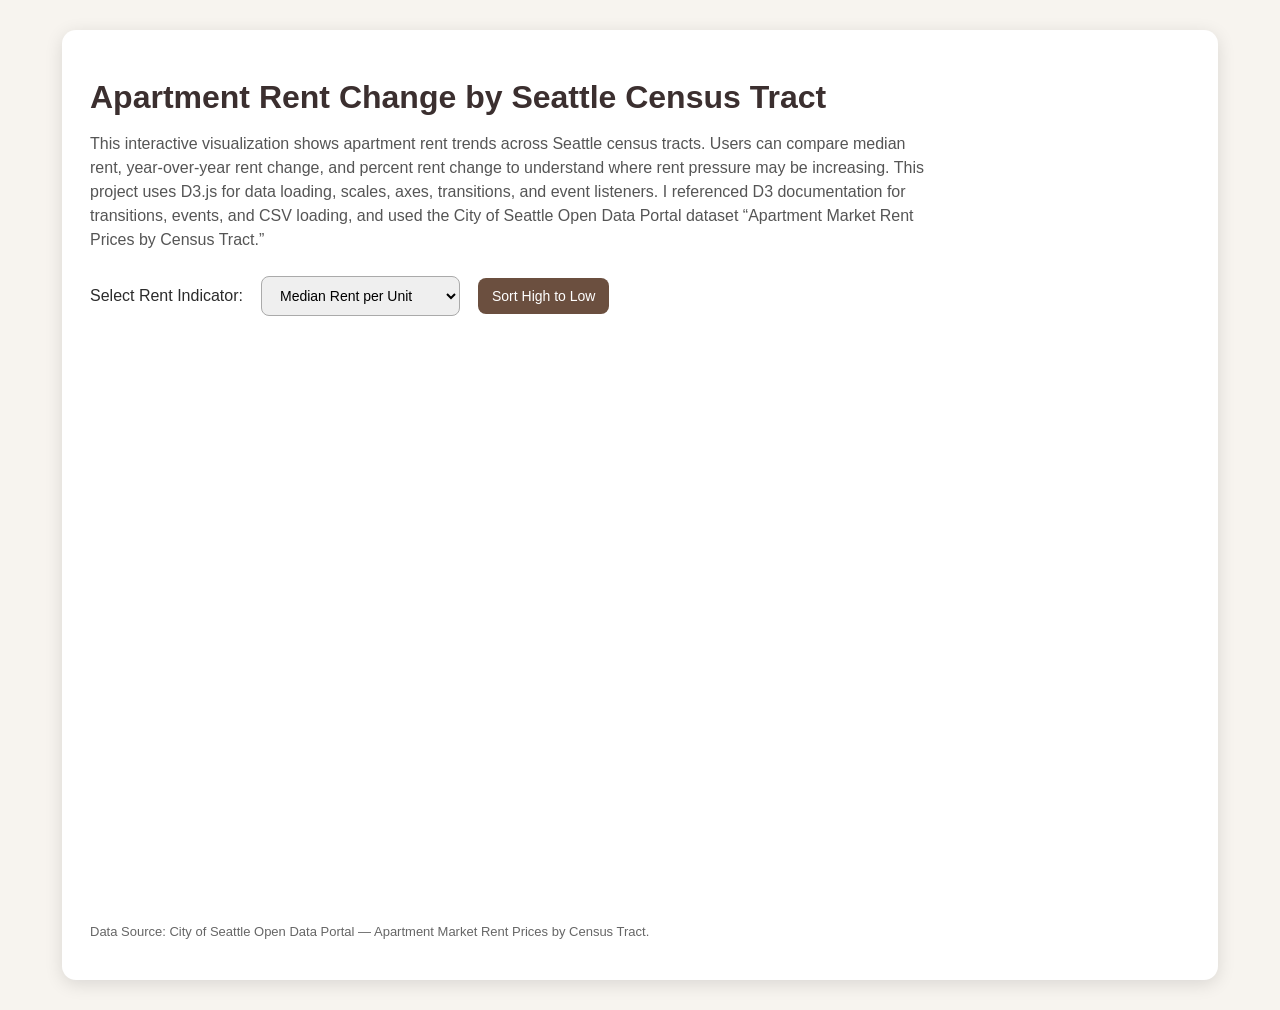
<file: index.html>
<!DOCTYPE html>
<html lang="en">
<head>
  <meta charset="utf-8">
  <title>Seattle Rent Prices</title>

  <link rel="stylesheet" href="https://fonts.googleapis.com/css?family=Source+Sans+3">
  <link rel="stylesheet" href="./style.css">
</head>

<body>
  <div class="container">
    <h1>Apartment Rent Change by Seattle Census Tract</h1>

    <p class="description">
      This interactive visualization shows apartment rent trends across Seattle census tracts.
      Users can compare median rent, year-over-year rent change, and percent rent change
      to understand where rent pressure may be increasing.
      This project uses D3.js for data loading, scales, axes, transitions, and event listeners. I referenced D3 documentation for transitions, events, and CSV loading, and used the City of Seattle Open Data Portal dataset “Apartment Market Rent Prices by Census Tract.”
    </p>

    <div class="controls">
      <label for="metric">Select Rent Indicator:</label>


      <select id="metric">
  <option value="Tract Median Apartment Contract Rent per Unit">Median Rent per Unit</option>
  <option value="Tract Median Apartment Contract Rent per Square Foot">Median Rent per Sq. Ft.</option>
  <option value="Year over Year Change in Rent per Unit">YoY Change per Unit</option>
  <option value="Year over Year Change in Rent per Square Foot">YoY Change per Sq. Ft.</option>
    </select>

      <button id="sortButton">Sort High to Low</button>
    </div>

    <svg id="chart"></svg>

    <p class="citation">
      Data Source: City of Seattle Open Data Portal — Apartment Market Rent Prices by Census Tract.
    </p>
  </div>

  <div class="tooltip" id="tooltip"></div>

  <script src="https://d3js.org/d3.v7.min.js"></script>
  <script src="./main.js"></script>
</body>
</html>
</file>
<file: style.css>
/* TBD*/

body {
  font-family: Arial, sans-serif;
  background: #f7f4ef;
  margin: 0;
  padding: 30px;
  color: #2b2b2b;
}

.container {
  max-width: 1100px;
  margin: auto;
  background: white;
  padding: 28px;
  border-radius: 14px;
  box-shadow: 0 4px 18px rgba(0, 0, 0, 0.12);
}

h1 {
  margin-bottom: 10px;
  color: #3b2f2f;
}

.description {
  max-width: 850px;
  line-height: 1.5;
  color: #555;
}

.controls {
  margin: 24px 0;
  display: flex;
  gap: 18px;
  align-items: center;
  flex-wrap: wrap;
}

select,
button {
  padding: 10px 14px;
  border-radius: 8px;
  border: 1px solid #aaa;
  font-size: 14px;
}

button {
  background: #6b4f3f;
  color: white;
  cursor: pointer;
  border: none;
  transition: background 0.3s;
}

button:hover {
  background: #4f382b;
}

svg {
  width: 100%;
  height: 560px;
}

.bar {
  fill: #9c6644;
  transition: fill 0.3s;
}

.bar:hover {
  fill: #6b4f3f;
}

.axis-label {
  font-size: 13px;
  fill: #333;
  font-weight: bold;
}

.tooltip {
  position: absolute;
  background: white;
  border: 1px solid #999;
  padding: 10px;
  border-radius: 8px;
  pointer-events: none;
  font-size: 13px;
  box-shadow: 0 3px 10px rgba(0,0,0,0.2);
  opacity: 0;
}

.citation {
  margin-top: 20px;
  font-size: 13px;
  color: #666;
}
</file>
<file: D3Week3/style.css>
/* TBD*/

body {
  font-family: Arial, sans-serif;
  background: #f7f4ef;
  margin: 0;
  padding: 30px;
  color: #2b2b2b;
}

.container {
  max-width: 1100px;
  margin: auto;
  background: white;
  padding: 28px;
  border-radius: 14px;
  box-shadow: 0 4px 18px rgba(0, 0, 0, 0.12);
}

h1 {
  margin-bottom: 10px;
  color: #3b2f2f;
}

.description {
  max-width: 850px;
  line-height: 1.5;
  color: #555;
}

.controls {
  margin: 24px 0;
  display: flex;
  gap: 18px;
  align-items: center;
  flex-wrap: wrap;
}

select,
button {
  padding: 10px 14px;
  border-radius: 8px;
  border: 1px solid #aaa;
  font-size: 14px;
}

button {
  background: #6b4f3f;
  color: white;
  cursor: pointer;
  border: none;
  transition: background 0.3s;
}

button:hover {
  background: #4f382b;
}

svg {
  width: 100%;
  height: 560px;
}

.bar {
  fill: #9c6644;
  transition: fill 0.3s;
}

.bar:hover {
  fill: #6b4f3f;
}

.axis-label {
  font-size: 13px;
  fill: #333;
  font-weight: bold;
}

.tooltip {
  position: absolute;
  background: white;
  border: 1px solid #999;
  padding: 10px;
  border-radius: 8px;
  pointer-events: none;
  font-size: 13px;
  box-shadow: 0 3px 10px rgba(0,0,0,0.2);
  opacity: 0;
}

.citation {
  margin-top: 20px;
  font-size: 13px;
  color: #666;
}
</file>
